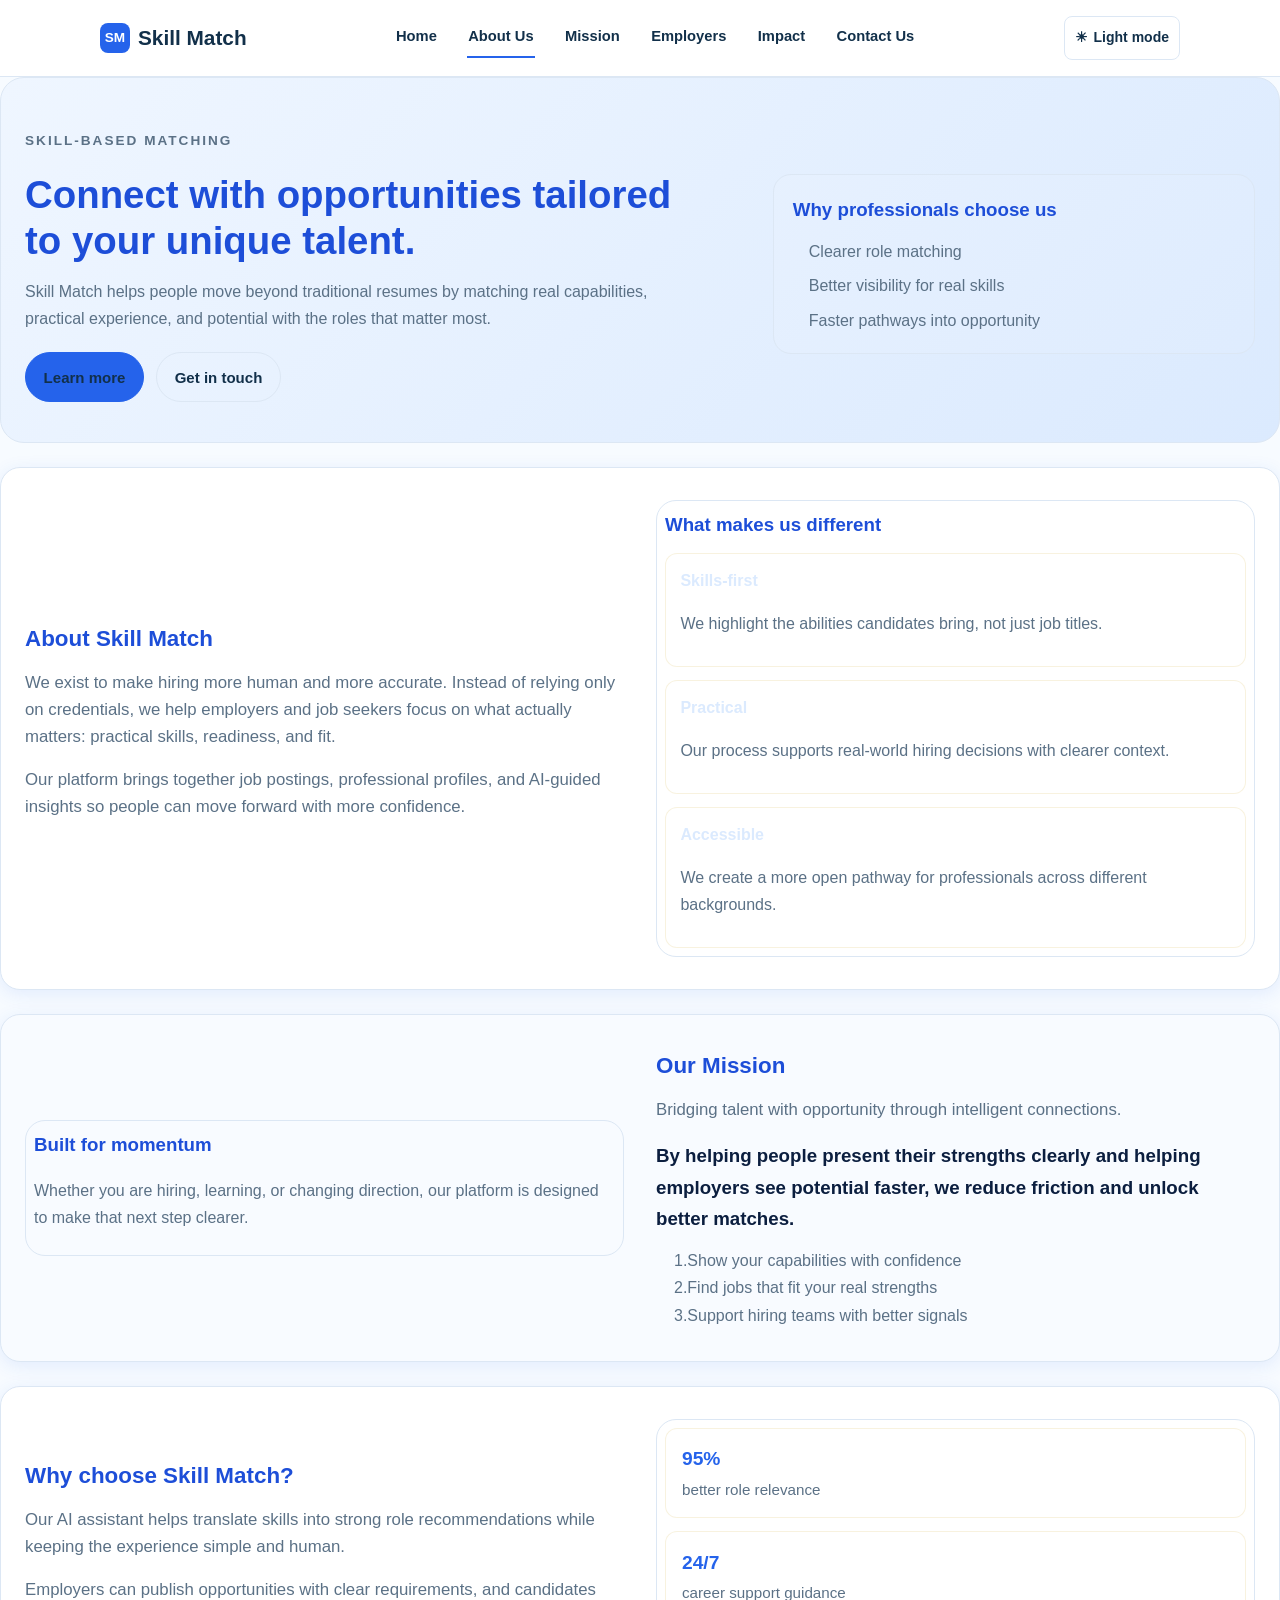
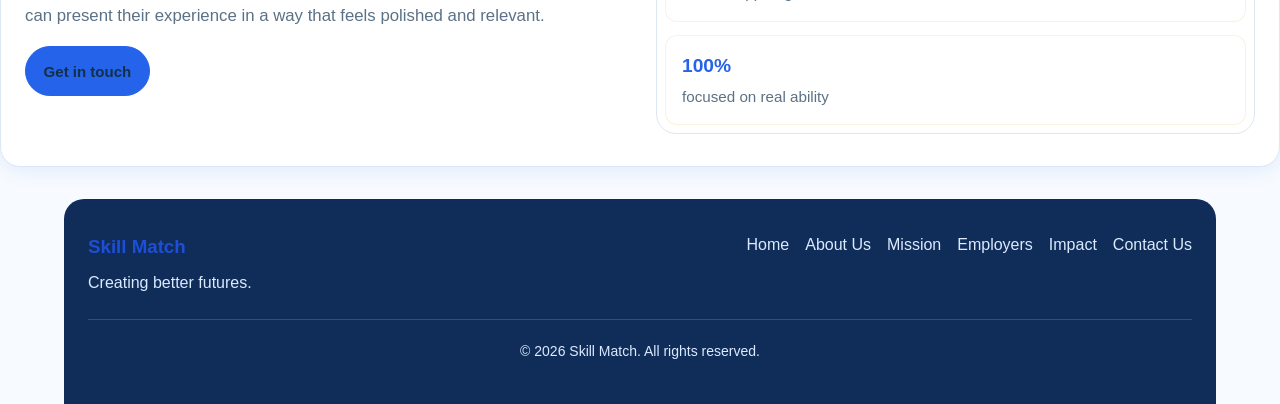
<file: about.html>
<!DOCTYPE html>
<html lang="en">

<head>
    <meta charset="UTF-8">
    <meta name="viewport" content="width=device-width, initial-scale=1.0">
    <title>About Us | Skill Match</title>

    <!-- Base stylesheet with shared styles for all pages -->
    <link rel="stylesheet" href="base.css">

    <!-- Page-specific stylesheet for about page -->
    <link rel="stylesheet" href="about.css">

    <link rel="icon"
        href="data:image/svg+xml,%3Csvg xmlns='http://www.w3.org/2000/svg' viewBox='0 0 24 24'%3E%3Crect width='24' height='24' rx='6' fill='%232563EB'/%3E%3Ctext x='12' y='16' font-family='Arial' font-size='11' font-weight='700' fill='white' text-anchor='middle'%3ESM%3C/text%3E%3C/svg%3E">
</head>

<body class="about-page">
    <header>
        <div class="header-inner">
            <a class="logo" href="index.html">
                <span class="logo-mark">SM</span>
                Skill Match
            </a>
            <button class="nav-toggle" id="navToggle" aria-expanded="false" aria-controls="siteNav"
                aria-label="Toggle menu">&#9776;</button>
            <nav id="siteNav">
                <a href="index.html">Home</a>
                <a href="about.html" class="active">About Us</a>
                <a href="mission.html">Mission</a>
                <a href="company.html">Employers</a>
                <a href="impact.html">Impact</a>
                <a href="contact.html">Contact Us</a>
            </nav>
            <button class="theme-toggle" id="themeToggle" type="button" aria-label="Switch to dark mode">
                <span aria-hidden="true">&#9790;</span>
                <span class="theme-label">Dark mode</span>
            </button>
        </div>
    </header>

    <main>
        <section class="hero-section" id="home">
            <div class="hero-copy">
                <p class="eyebrow">Skill-based matching</p>
                <h1>Connect with opportunities tailored to your unique talent.</h1>
                <p>Skill Match helps people move beyond traditional resumes by matching real capabilities, practical experience, and potential with the roles that matter most.</p>
                <div class="hero-actions">
                    <a class="btn btn-primary" href="#about">Learn more</a>
                    <a class="btn btn-outline" href="contact.html">Get in touch</a>
                </div>
            </div>
            <div class="hero-panel">
                <h3>Why professionals choose us</h3>
                <ul>
                    <li>Clearer role matching</li>
                    <li>Better visibility for real skills</li>
                    <li>Faster pathways into opportunity</li>
                </ul>
            </div>
        </section>

        <section class="impact-section" id="about">
            <div class="section-layout">
                <div class="section-text">
                    <h2>About Skill Match</h2>
                    <p>We exist to make hiring more human and more accurate. Instead of relying only on credentials, we help employers and job seekers focus on what actually matters: practical skills, readiness, and fit.</p>
                    <p>Our platform brings together job postings, professional profiles, and AI-guided insights so people can move forward with more confidence.</p>
                </div>
                <div class="section-card">
                    <h3>What makes us different</h3>
                    <div class="feature-list">
                        <div class="feature-item">
                            <strong>Skills-first</strong>
                            <p>We highlight the abilities candidates bring, not just job titles.</p>
                        </div>
                        <div class="feature-item">
                            <strong>Practical</strong>
                            <p>Our process supports real-world hiring decisions with clearer context.</p>
                        </div>
                        <div class="feature-item">
                            <strong>Accessible</strong>
                            <p>We create a more open pathway for professionals across different backgrounds.</p>
                        </div>
                    </div>
                </div>
            </div>
        </section>

        <section class="impact-section alt-section" id="mission">
            <div class="section-layout reverse">
                <div class="section-text">
                    <h2>Our Mission</h2>
                    <p>Bridging talent with opportunity through intelligent connections.</p> 

                    <h3>By helping people present their strengths clearly and helping employers see potential faster, we reduce friction and unlock better matches.</h3>
                    <ul>
                        <li>1.Show your capabilities with confidence</li>
                        <li>2.Find jobs that fit your real strengths</li>
                        <li>3.Support hiring teams with better signals</li>
                    </ul>
                </div>
                <div class="section-card highlight-card">
                    <h3>Built for momentum</h3>
                    <p>Whether you are hiring, learning, or changing direction, our platform is designed to make that next step clearer.</p>
                </div>
            </div>
        </section>

        <section class="impact-section" id="contact">
            <div class="section-layout">
                <div class="section-text">
                    <h2>Why choose Skill Match?</h2>
                    <p>Our AI assistant helps translate skills into strong role recommendations while keeping the experience simple and human.</p>
                    <p>Employers can publish opportunities with clear requirements, and candidates can present their experience in a way that feels polished and relevant.</p>
                    <a class="btn btn-primary" href="contact.html">Get in touch</a>
                </div>
                <div class="section-card stats-card">
                    <div class="stat-item">
                        <strong>95%</strong>
                        <span>better role relevance</span>
                    </div>
                    <div class="stat-item">
                        <strong>24/7</strong>
                        <span>career support guidance</span>
                    </div>
                    <div class="stat-item">
                        <strong>100%</strong>
                        <span>focused on real ability</span>
                    </div>
                </div>
            </div>
        </section>
    </main>

    <footer class="site-footer">
        <div>
            <h3>Skill Match</h3>
            <p>Creating better futures.</p>
        </div>

        <div class="footer-links">
            <a href="index.html">Home</a>
            <a href="about.html">About Us</a>
            <a href="mission.html">Mission</a>
            <a href="company.html">Employers</a>
            <a href="impact.html">Impact</a>
            <a href="contact.html">Contact Us</a>
        </div>

        <p class="copyright">© 2026 Skill Match. All rights reserved.</p>
    </footer>

    <script src="about.js"></script>
</body>

</html>
</file>
<file: base.css>
/* ============================================================
   Skill Match — Base Stylesheet
   Shared styles used across all pages: colors, header,
   navigation, buttons, typography, footer, dark mode, etc.
   ============================================================ */

/* ---- 1. Colour palette & variables ----------------------------
   Every colour used on the site is defined here.
   All pages inherit these variables.
   --------------------------------------------------------------*/
:root {
    --navy: #0B1E3F;
    /* darkest blue, used for headings */
    --blue-dark: #1E40AF;
    /* dark blue, hover states */
    --blue: #2563EB;
    /* main brand blue, used for buttons/links */
    --blue-mid: #3B82F6;
    /* medium blue, used for accents */
    --blue-light: #DBEAFE;
    /* pale blue, used for soft backgrounds */
    --blue-pale: #EFF6FF;
    /* almost-white blue, page background */
    --sky: #60A5FA;
    /* light accent blue */

    --white: #FFFFFF;
    --border: #C7DBFC;
    /* light blue border colour */
    --text: #1E293B;
    /* main body text colour (dark grey-blue) */
    --text-muted: #5B6B85;
    /* softer text colour for captions */

    --font-head: "Sora", "Segoe UI", sans-serif;
    --font-body: "Inter", "Segoe UI", sans-serif;

    --max-width: 1160px;
    /* the widest the page content will stretch */
    --radius: 12px;
    /* rounded corner size used everywhere */
    --shadow: 0 4px 18px rgba(37, 99, 235, 0.10);
}

/* ---- 2. Reset & base styles -----------------------------------
   Remove browser defaults, set typography baseline.
   --------------------------------------------------------------*/
* {
    box-sizing: border-box;
}

html {
    scroll-behavior: smooth;
}

body {
    margin: 0;
    background: var(--blue-pale);
    color: var(--text);
    font-family: var(--font-body);
    font-size: 16px;
    line-height: 1.65;
}

img,
svg {
    display: block;
    max-width: 100%;
}

a {
    color: inherit;
}

ul {
    margin: 0;
    padding: 0;
    list-style: none;
}

h1,
h2,
h3,
h4 {
    font-family: var(--font-head);
    color: var(--navy);
    margin: 0;
}

.wrap {
    max-width: var(--max-width);
    margin: 0 auto;
    padding: 0 clamp(1.25rem, 4vw, 2.5rem);
}

.eyebrow {
    display: inline-block;
    font-size: 0.78rem;
    font-weight: 600;
    letter-spacing: 0.06em;
    text-transform: uppercase;
    color: var(--blue);
    margin-bottom: 0.6rem;
}

/* ---- 3. Header / navigation ------------------------------------*/
header {
    position: sticky;
    top: 0;
    z-index: 50;
    background: rgba(255, 255, 255, 0.94);
    backdrop-filter: blur(8px);
    border-bottom: 1px solid var(--border);
}

.header-inner {
    max-width: var(--max-width);
    margin: 0 auto;
    padding: 1rem clamp(1.25rem, 4vw, 2.5rem);
    display: flex;
    align-items: center;
    justify-content: space-between;
    gap: 1.5rem;
}

.logo {
    display: flex;
    align-items: center;
    gap: 0.5rem;
    font-family: var(--font-head);
    font-size: 1.3rem;
    font-weight: 700;
    color: var(--navy);
    text-decoration: none;
}

.logo-mark {
    width: 30px;
    height: 30px;
    border-radius: 8px;
    background: var(--blue);
    color: var(--white);
    display: flex;
    align-items: center;
    justify-content: center;
    font-size: 0.85rem;
    font-weight: 700;
    flex-shrink: 0;
}

nav {
    display: flex;
    align-items: center;
    gap: clamp(1rem, 2.2vw, 1.9rem);
}

nav a {
    text-decoration: none;
    color: var(--text);
    font-size: 0.92rem;
    font-weight: 600;
    padding: 0.4rem 0.1rem;
    border-bottom: 2px solid transparent;
    transition: color 0.15s ease;
}

nav a:hover {
    color: var(--blue);
}

nav a.active {
    color: var(--blue);
    border-bottom-color: var(--blue);
}

nav a:focus-visible {
    outline: 2px solid var(--blue);
    outline-offset: 4px;
    border-radius: 2px;
}

.nav-toggle {
    display: none;
    background: none;
    border: 1px solid var(--border);
    border-radius: 8px;
    width: 40px;
    height: 38px;
    color: var(--navy);
    font-size: 1.1rem;
    cursor: pointer;
}

.navbar {
    display: flex;
    flex-wrap: nowrap;
    align-items: center;
    gap: 12px;
    min-height: 72px;
    max-width: 1200px;
    margin: auto;
    padding: 0 24px;
}

.nav-links,
.nav-actions {
    display: flex;
    align-items: center;
    gap: 8px;
    margin: 0;
    padding: 0;
}

.nav-links {
    list-style: none;
    margin-left: auto;
}

.nav-links a {
    display: block;
    padding: 9px 10px;
    color: var(--text);
    font-size: 14px;
    font-weight: 600;
    text-decoration: none;
    border-radius: 8px;
}

.nav-links a:hover {
    color: var(--blue-dark);
    background: var(--blue-pale);
}

/* ---- 4. Buttons -------------------------------------------------*/
.btn {
    display: inline-flex;
    align-items: center;
    justify-content: center;
    gap: 0.5rem;
    padding: 0.8rem 1.5rem;
    border-radius: 8px;
    font-family: var(--font-body);
    font-weight: 600;
    font-size: 0.94rem;
    text-decoration: none;
    border: 1px solid transparent;
    cursor: pointer;
    transition: background 0.15s ease, border-color 0.15s ease, transform 0.15s ease;
}

.btn:focus-visible {
    outline: 2px solid var(--blue);
    outline-offset: 2px;
}

.btn-primary {
    background: var(--blue);
    color: var(--white);
}

.btn-primary:hover {
    background: var(--blue-dark);
}

.btn-outline {
    background: var(--white);
    border-color: var(--border);
    color: var(--navy);
}

.btn-outline:hover {
    border-color: var(--blue);
    color: var(--blue);
}

.btn-block {
    width: 100%;
}

.hero-button {
    display: inline-block;
    padding: 10px 16px;
    color: white;
    background: var(--blue);
    border-radius: 8px;
    box-shadow: 0 5px 12px rgba(37, 99, 235, .2);
    font-weight: 700;
    text-decoration: none;
    transition: transform .2s ease, background .2s ease;
}

.hero-button:hover {
    background: var(--blue-dark);
    transform: translateY(-2px);
}

/* ---- 5. Theme toggle -------------------------------------------*/
.theme-toggle {
    display: inline-flex;
    align-items: center;
    gap: 6px;
    padding: 9px 10px;
    color: var(--text);
    background: transparent;
    border: 1px solid var(--border);
    border-radius: 8px;
    cursor: pointer;
    font: inherit;
    font-size: 14px;
    font-weight: 600;
}

/* ---- 6. Footer ---------------------------------------------------*/
.site-footer {
    display: flex;
    flex-wrap: wrap;
    justify-content: space-between;
    gap: 28px;
    padding: 42px max(24px, calc((100% - 1152px) / 2));
    color: #dbeafe;
    background: #102d59;
}

.site-footer h3 {
    margin: 0 0 10px;
    color: white;
}

.site-footer div>p {
    max-width: 320px;
    margin: 0;
    line-height: 1.5;
}

.footer-links {
    display: flex;
    flex-wrap: wrap;
    align-items: flex-start;
    gap: 16px;
}

.footer-links a {
    color: #dbeafe;
    text-decoration: none;
}

.footer-links a:hover {
    color: white;
    text-decoration: underline;
}

.copyright {
    width: 100%;
    margin: 0;
    padding-top: 20px;
    border-top: 1px solid rgba(219, 234, 254, .28);
    font-size: 14px;
    text-align: center;
}

/* ---- 7. Dark mode ------------------------------------------------*/
body.dark-theme {
    --navy: #e1efff;
    --text: #c4d9ef;
    --blue-pale: #16385f;
    --shadow: 0 12px 28px rgba(0, 0, 0, .28);
}

header.dark-theme {
    background: rgba(11, 27, 49, .94);
}

/* ---- 8. Responsive layout ----------------------------------------*/
@media (max-width: 900px) {
    .hero-grid {
        grid-template-columns: 1fr;
    }

    .kiosk {
        grid-template-columns: 1fr;
    }

    .contact-layout {
        grid-template-columns: 1fr;
    }

    .content-card {
        flex-direction: column;
    }
}

@media (max-width: 800px) {
    .navbar {
        padding: 14px 20px;
        flex-wrap: wrap;
    }

    .nav-links {
        order: 3;
        width: 100%;
        margin-left: 0;
        overflow-x: auto;
    }
}

@media (max-width: 700px) {
    .nav-toggle {
        display: block;
    }

    nav {
        position: absolute;
        top: 100%;
        left: 0;
        right: 0;
        flex-direction: column;
        align-items: flex-start;
        gap: 0.2rem;
        background: var(--white);
        padding: 0.5rem clamp(1.25rem, 4vw, 2.5rem) 1.2rem;
        border-bottom: 1px solid var(--border);
        display: none;
    }

    nav.open {
        display: flex;
    }

    nav a {
        padding: 0.7rem 0;
        width: 100%;
    }
}

@media (prefers-reduced-motion: reduce) {
    html {
        scroll-behavior: auto;
    }
}
</file>
<file: about.css>
/* ============================================================
   Skill Match — About Page Styles
   Specific styles for about.html
   Load base.css before this file
   ============================================================ */

body.about-page {
  --page-bg: #060606;
  --page-text: #f7f7f7;
  --hero-bg: linear-gradient(135deg, #111111, #1d1707);
  --card-bg: #161616;
  --card-bg-alt: #1d1a14;
  --header-bg: rgba(10, 10, 10, 0.95);
  --footer-bg: #050505;
  --footer-text: #f7f7f7;
  --footer-link: #fff2bf;
  --heading-color: var(--blue);
  --muted-color: #f1ebdb;
  --border: rgba(212, 175, 55, 0.24);

  margin: 0;
  font-family: Arial, Helvetica, sans-serif;
  line-height: 1.7;
  background: var(--page-bg);
  color: var(--page-text);
  transition: background 0.25s ease, color 0.25s ease;
}

body.about-page.light-theme {
  --page-bg: #f7fbff;
  --page-text: #12304a;
  --hero-bg: linear-gradient(135deg, #eff6ff, #dbeafe);
  --card-bg: #ffffff;
  --card-bg-alt: #f8fbff;
  --header-bg: rgba(255, 255, 255, 0.95);
  --footer-bg: #102d59;
  --footer-text: #dbeafe;
  --footer-link: #dbeafe;
  --heading-color: #1d4ed8;
  --muted-color: #5b7186;
  --border: #dce7f4;
}

body.about-page header {
  position: sticky;
  top: 0;
  z-index: 100;
  background: var(--header-bg);
  border-bottom: 1px solid var(--border);
  backdrop-filter: blur(8px);
}

body.about-page .logo,
body.about-page nav a,
body.about-page .theme-toggle {
  color: var(--page-text);
}

body.about-page .theme-toggle {
  border-color: var(--border);
}

.impact-content {
  max-width: 1152px;
  margin: 0 auto;
  padding: 24px;
}

.hero-section {
  display: grid;
  grid-template-columns: 1.2fr 0.8fr;
  gap: 24px;
  align-items: center;
  padding: 48px 24px 40px;
  background: var(--hero-bg);
  border-radius: 24px;
  border: 1px solid var(--border);
}

.hero-copy {
  max-width: 680px;
}

.hero-panel,
.section-card {
  padding: 1.2rem;
  border-radius: 18px;
  background: rgba(255, 255, 255, 0.06);
  border: 1px solid var(--border);
}

.hero-panel h3,
.section-card h3 {
  margin: 0 0 0.75rem;
  color: var(--heading-color);
}

.hero-panel ul {
  margin: 0;
  padding-left: 1rem;
  color: var(--muted-color);
  display: grid;
  gap: 0.45rem;
}

.eyebrow {
  margin: 0 0 10px;
  color: var(--blue);
  text-transform: uppercase;
  letter-spacing: 2px;
  font-weight: 700;
  font-size: 0.85rem;
}

.hero-section h1 {
  margin: 0 0 14px;
  font-size: clamp(1.8rem, 3vw, 2.6rem);
  line-height: 1.2;
  color: var(--heading-color);
}

.hero-section p {
  max-width: 680px;
  margin: 0 0 20px;
  color: var(--muted-color);
}

.hero-actions {
  display: flex;
  flex-wrap: wrap;
  gap: 0.75rem;
}

.btn-primary {
  background: var(--blue);
  color: var(--surface);
  border: 1px solid var(--blue);
  padding: 0.7rem 1.1rem;
  border-radius: 999px;
  text-decoration: none;
  font-weight: 700;
}

.btn-outline {
  background: transparent;
  border: 1px solid var(--border);
  color: var(--page-text);
  padding: 0.7rem 1.1rem;
  border-radius: 999px;
  text-decoration: none;
  font-weight: 700;
}

.impact-section {
  padding: 32px 24px;
  margin-top: 24px;
  background: var(--card-bg);
  border-radius: 20px;
  box-shadow: var(--shadow);
  border: 1px solid var(--border);
}

.section-layout {
  display: grid;
  grid-template-columns: 1fr 1fr;
  gap: 32px;
  align-items: center;
}

.section-layout.reverse {
  grid-template-columns: 1fr 1fr;
}

.section-layout.reverse .section-text {
  order: 2;
}

.section-layout.reverse .section-image {
  order: 1;
}

.section-text h2 {
  margin: 0 0 12px;
  color: var(--heading-color);
  font-size: 1.6rem;
}

.section-text p {
  margin: 0 0 16px;
  color: var(--muted-color);
  font-size: 1.05rem;
  line-height: 1.6;
}

.feature-list {
  display: grid;
  gap: 0.8rem;
}

.feature-item {
  padding: 0.8rem 0.9rem;
  border-radius: 12px;
  background: rgba(255, 255, 255, 0.05);
  border: 1px solid rgba(212, 175, 55, 0.16);
}

.feature-item strong {
  display: block;
  margin-bottom: 0.25rem;
  color: var(--blue-light);
}

.highlight-card {
  background: linear-gradient(145deg, rgba(212, 175, 55, 0.16), rgba(255, 242, 191, 0.08));
}

.stats-card {
  display: grid;
  gap: 0.8rem;
}

.stat-item {
  padding: 0.9rem 1rem;
  border-radius: 12px;
  background: rgba(255, 255, 255, 0.05);
  border: 1px solid rgba(212, 175, 55, 0.16);
}

.stat-item strong {
  display: block;
  color: var(--blue);
  font-size: 1.2rem;
}

.stat-item span {
  color: var(--muted-color);
  font-size: 0.95rem;
}

.section-grid {
  display: grid;
  grid-template-columns: 1fr 1fr;
  gap: 24px;
  align-items: center;
}

.section-grid.reverse {
  grid-template-columns: 1fr 1fr;
}

.section-copy {
  max-width: 560px;
}

.section-card {
  padding: 8px;
  background: rgba(255, 255, 255, 0.04);
  border-radius: 20px;
}

.alt-section {
  background: var(--card-bg-alt);
}

.impact-section h2 {
  margin: 0 0 12px;
  color: var(--heading-color);
  font-size: 1.4rem;
}

.impact-section p,
.impact-section li {
  color: var(--muted-color);
}

.impact-section ul {
  margin: 12px 0 0 18px;
}

.site-footer {
  display: flex;
  flex-wrap: wrap;
  justify-content: space-between;
  gap: 24px;
  padding: 32px 24px 40px;
  margin: 32px auto 0;
  max-width: 1152px;
  color: var(--footer-text);
  background: var(--footer-bg);
  border-radius: 20px 20px 0 0;
}

.site-footer h3 {
  margin: 0 0 8px;
  color: var(--heading-color);
}

.site-footer div>p {
  max-width: 320px;
  margin: 0;
  line-height: 1.5;
}

.footer-links {
  display: flex;
  flex-wrap: wrap;
  align-items: flex-start;
  gap: 16px;
}

.footer-links a {
  color: var(--footer-link);
  text-decoration: none;
}

.footer-links a:hover {
  color: var(--heading-color);
  text-decoration: underline;
}

.copyright {
  width: 100%;
  margin: 0;
  padding-top: 20px;
  border-top: 1px solid rgba(212, 175, 55, 0.25);
  font-size: 14px;
  text-align: center;
}

@media (max-width: 768px) {
  .hero-section,
  .section-grid,
  .section-grid.reverse,
  .section-layout,
  .section-layout.reverse {
    grid-template-columns: 1fr;
  }

  .hero-actions {
    flex-direction: column;
    align-items: flex-start;
  }

  .section-layout.reverse .section-text,
  .section-layout.reverse .section-image {
    order: unset;
  }

  .hero-section {
    padding: 24px 18px;
  }

  .impact-content {
    padding: 16px;
  }

  .impact-section {
    padding: 24px 18px;
  }

  .site-footer {
    padding: 24px 18px 32px;
  }
}
</file>
